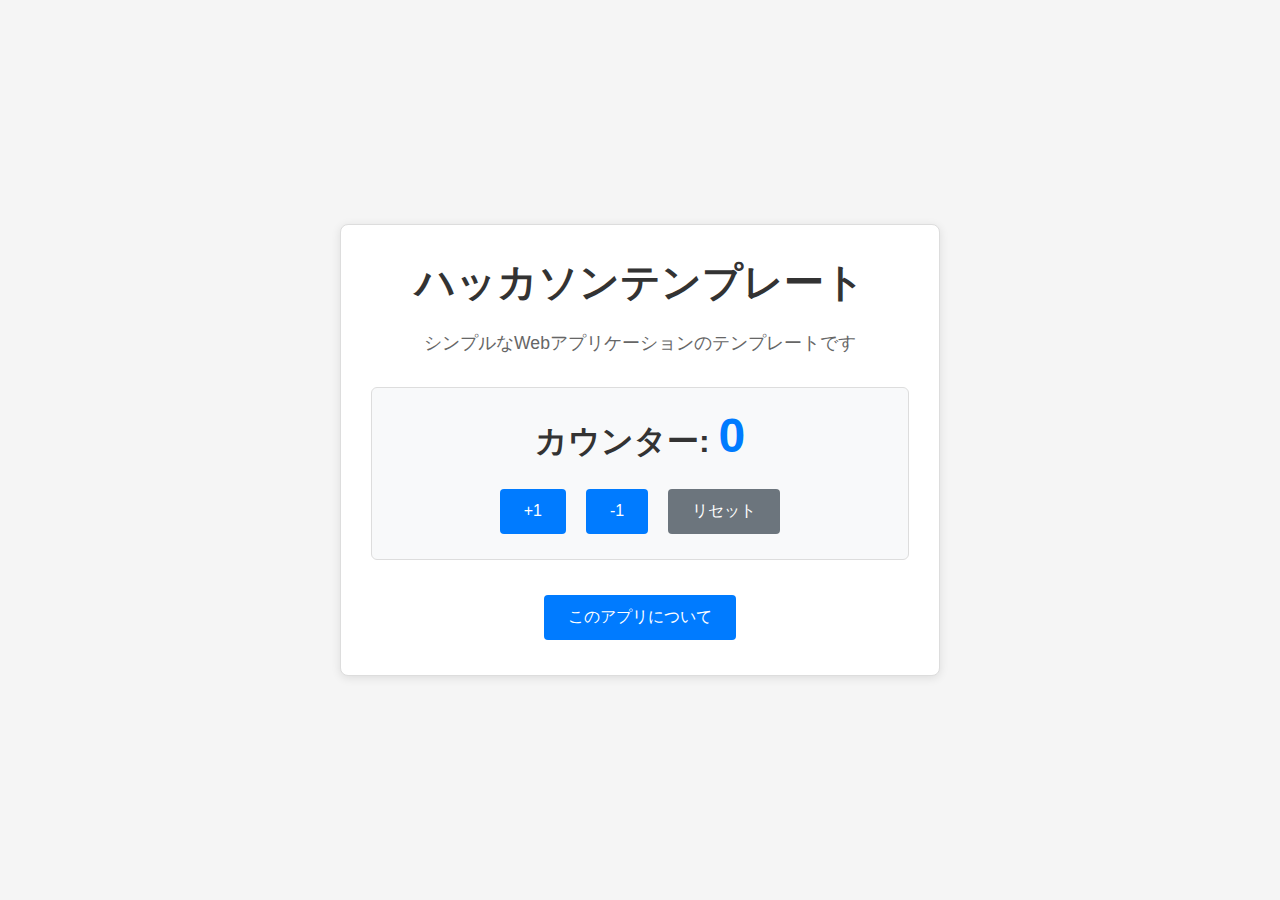
<file: index.html>
<!DOCTYPE html>
<html lang="ja">
  <head>
    <meta charset="UTF-8" />
    <meta name="viewport" content="width=device-width, initial-scale=1.0" />
    <title>ハッカソンテンプレート</title>
    <link rel="stylesheet" href="css/style.css" />
  </head>
  <body>
    <div class="container">
      <h1>ハッカソンテンプレート</h1>
      <p>シンプルなWebアプリケーションのテンプレートです</p>
      
      <!-- カウンター表示 -->
      <div class="counter-section">
        <h2>カウンター: <span id="counter">0</span></h2>
        <div class="buttons">
          <button id="incrementBtn" class="btn">+1</button>
          <button id="decrementBtn" class="btn">-1</button>
          <button id="resetBtn" class="btn secondary">リセット</button>
        </div>
      </div>
      
      <!-- 画面遷移 -->
      <div class="navigation">
        <a href="about.html" class="btn">このアプリについて</a>
      </div>
    </div>

    <script src="js/script.js"></script>
  </body>
</html>
</file>
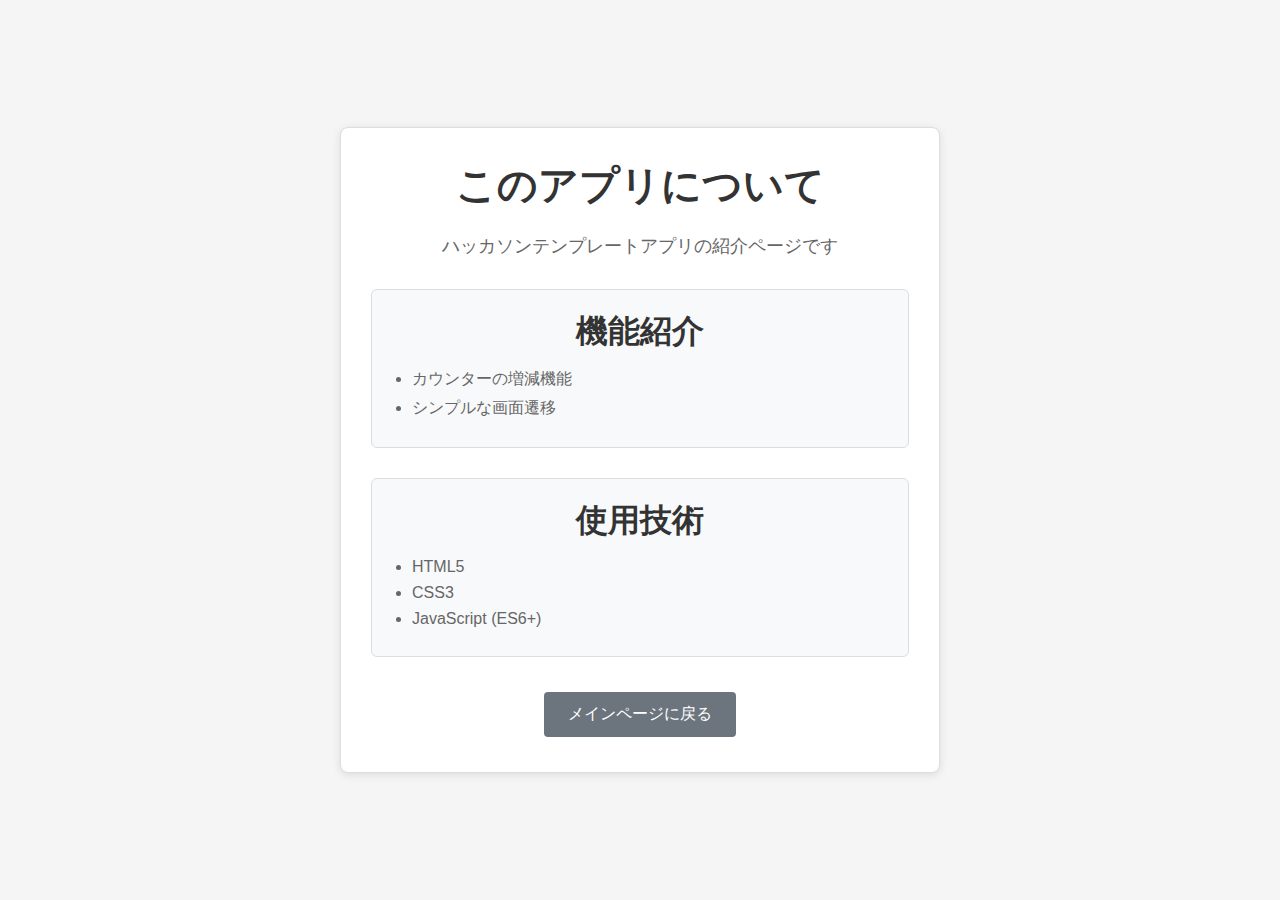
<file: about.html>
<!DOCTYPE html>
<html lang="ja">
  <head>
    <meta charset="UTF-8" />
    <meta name="viewport" content="width=device-width, initial-scale=1.0" />
    <title>このアプリについて - ハッカソンテンプレート</title>
    <link rel="stylesheet" href="css/style.css" />
  </head>
  <body>
    <div class="container">
      <h1>このアプリについて</h1>
      <p>ハッカソンテンプレートアプリの紹介ページです</p>
      
      <!-- アプリ説明 -->
      <div class="info-section">
        <h2>機能紹介</h2>
        <ul>
          <li>カウンターの増減機能</li>
          <li>シンプルな画面遷移</li>
        </ul>
      </div>
      
      <div class="info-section">
        <h2>使用技術</h2>
        <ul>
          <li>HTML5</li>
          <li>CSS3</li>
          <li>JavaScript (ES6+)</li>
        </ul>
      </div>
      
      <!-- 戻るボタン -->
      <div class="navigation">
        <a href="index.html" class="btn secondary">メインページに戻る</a>
      </div>
    </div>
  </body>
</html>
</file>
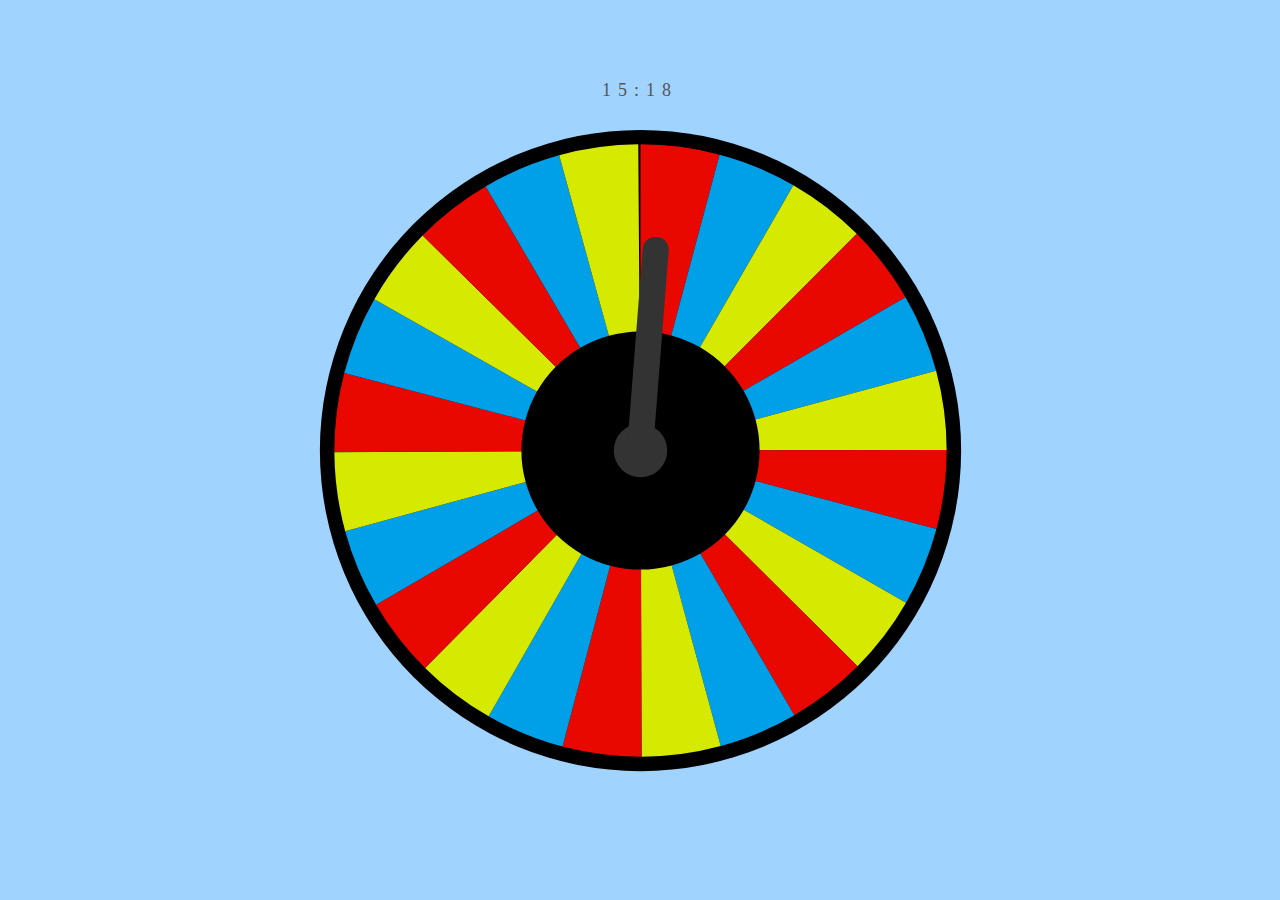
<file: index2.html>
<!DOCTYPE html>
<html lang="ja">
<head>
    <meta charset="UTF-8" />
    <meta name="viewport" content="width=device-width, initial-scale=1.0" />
    <title>DOHACK_1</title>
    <link rel="stylesheet" href="css/circle.css" />
    <link rel="stylesheet" href="css/clock.css" />
    <link rel="stylesheet" href="css/style2.css" />
</head>
<body>
    <div id="ClockDisplay" class="clock" onload="showTime()"></div>

    <div style="text-align: center;">     
        <svg class="circle" viewBox = "0 0 64 64">
            <circle id = "box1" cx = "50%" cy = "50%" r = "24"/>
            <circle id = "center" cx = "50%" cy = "50%" r = "2"/>
            <circle id = "ne" cx = "50%" cy = "50%" r = "15.9154"/>
            <circle id = "ushi" cx = "50%" cy = "50%" r = "15.9154"/>
            <circle id = "tora" cx = "50%" cy = "50%" r = "15.9154"/>
            <circle id = "u" cx = "50%" cy = "50%" r = "15.9154"/>
            <circle id = "tatu" cx = "50%" cy = "50%" r = "15.9154"/>
            <circle id = "mi" cx = "50%" cy = "50%" r = "15.9154"/>
            <circle id = "uma" cx = "50%" cy = "50%" r = "15.9154"/>
            <circle id = "hituji" cx = "50%" cy = "50%" r = "15.9154"/>
            <circle id = "saru" cx = "50%" cy = "50%" r = "15.9154"/>
            <circle id = "tori" cx = "50%" cy = "50%" r = "15.9154"/>
            <circle id = "inu" cx = "50%" cy = "50%" r = "15.9154"/>
            <circle id = "i" cx = "50%" cy = "50%" r = "15.9154"/>
            <circle id = "ane" cx = "50%" cy = "50%" r = "15.9154"/>
            <circle id = "aushi" cx = "50%" cy = "50%" r = "15.9154"/>
            <circle id = "atora" cx = "50%" cy = "50%" r = "15.9154"/>
            <circle id = "au" cx = "50%" cy = "50%" r = "15.9154"/>
            <circle id = "atatu" cx = "50%" cy = "50%" r = "15.9154"/>
            <circle id = "ami" cx = "50%" cy = "50%" r = "15.9154"/>
            <circle id = "auma" cx = "50%" cy = "50%" r = "15.9154"/>
            <circle id = "ahituji" cx = "50%" cy = "50%" r = "15.9154"/>
            <circle id = "asaru" cx = "50%" cy = "50%" r = "15.9154"/>
            <circle id = "atori" cx = "50%" cy = "50%" r = "15.9154"/>
            <circle id = "ainu" cx = "50%" cy = "50%" r = "15.9154"/>
            <circle id = "ai" cx = "50%" cy = "50%" r = "15.9154"/>
        </svg>
    </div>
    <div id="container">
        <div id="clock">
            <div id="hour"></div>
            <div id="minute"></div>
        </div>
    </div>

    <script src="js/analog_clock.js"></script>
    <script src="js/digital_clock.js"></script>
</body>
</html>
</file>
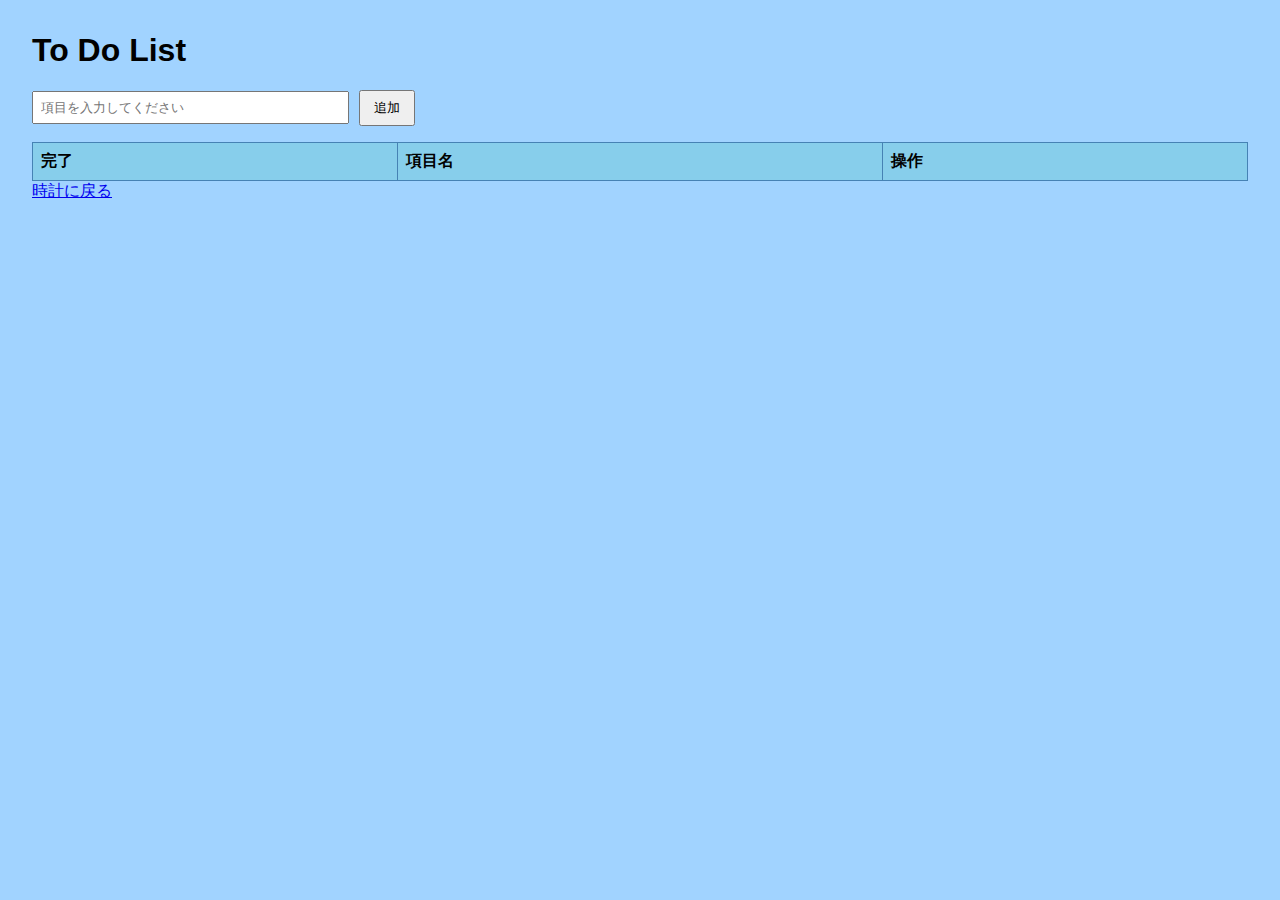
<file: memo.html>
<!DOCTYPE html>
<html lang="ja">
<head>
  <meta charset="UTF-8" />
  <title>To Do List</title>
  
</head>
<body>
  <h1>To Do List</h1>

  <input type="text" id="itemInput" placeholder="項目を入力してください" />
  <button onclick="addItem()">追加</button>

  <table>
    <thead>
      <tr>
        <th>完了</th>
        <th>項目名</th>
        <th>操作</th>
      </tr>
    </thead>
    <tbody id="checklistTableBody"></tbody>
  </table>

  <script>
    const storageKey = "checklistTableItems";

    function loadChecklist() {
      const saved = localStorage.getItem(storageKey);
      if (saved) {
        const items = JSON.parse(saved);
        items.forEach((item) => createTableRow(item.text, item.checked));
      }
    }

    function saveChecklist() {
      const items = [];
      document.querySelectorAll("#checklistTableBody tr").forEach((row) => {
        const checkbox = row.querySelector("input[type='checkbox']");
        const text = row.querySelector("td:nth-child(2)").textContent.trim();
        items.push({ text, checked: checkbox.checked });
      });
      localStorage.setItem(storageKey, JSON.stringify(items));
    }

    function createTableRow(text, checked = false) {
      const tbody = document.getElementById("checklistTableBody");
      const row = document.createElement("tr");

      // チェックボックスセル
      const checkboxCell = document.createElement("td");
      const checkbox = document.createElement("input");
      checkbox.type = "checkbox";
      checkbox.checked = checked;
      checkbox.addEventListener("change", saveChecklist);
      checkboxCell.appendChild(checkbox);

      // 項目名セル
      const textCell = document.createElement("td");
      textCell.textContent = text;

      // 削除ボタンセル
      const deleteCell = document.createElement("td");
      const deleteBtn = document.createElement("button");
      deleteBtn.textContent = "削除";
      deleteBtn.className = "delete-btn";
      deleteBtn.addEventListener("click", () => {
        row.remove();
        saveChecklist();
      });
      deleteCell.appendChild(deleteBtn);

      // 行にセルを追加
      row.appendChild(checkboxCell);
      row.appendChild(textCell);
      row.appendChild(deleteCell);

      tbody.appendChild(row);
    }

    function addItem() {
      const input = document.getElementById("itemInput");
      const value = input.value.trim();
      if (value === "") return;

      createTableRow(value, false);
      saveChecklist();

      input.value = "";
      input.focus();
    }

    // ページ読み込み時に保存データをロード
    window.addEventListener("load", loadChecklist);
  </script>
  <a href="index2.html"class="button2">時計に戻る</a>
  <link rel="stylesheet" href="css/memo.css" />
  <link rel="stylesheet" href="css/style2.css" />
</body>
</html>
</file>
<file: css/style.css>
/* 基本設定 test */
* {
    margin: 0;
    padding: 0;
    box-sizing: border-box;
}

body {
    font-family: Arial, sans-serif;
    background-color: #f5f5f5;
    min-height: 100vh;
    display: flex;
    align-items: center;
    justify-content: center;
}

.container {
    background: white;
    border-radius: 8px;
    padding: 30px;
    box-shadow: 0 2px 10px rgba(0, 0, 0, 0.1);
    text-align: center;
    max-width: 600px;
    width: 90%;
    border: 1px solid #ddd;
}

/* 基本タイポグラフィ */
h1 {
    color: #333;
    font-size: 2.5em;
    margin-bottom: 20px;
    font-weight: bold;
}

h2 {
    color: #333;
    font-size: 2em;
    margin-bottom: 20px;
}

h3 {
    color: #444;
    font-size: 1.5em;
    margin-bottom: 15px;
}

p {
    color: #666;
    font-size: 1.1em;
    margin-bottom: 30px;
    line-height: 1.5;
}

/* ボタン */
.btn {
    background-color: #007bff;
    color: white;
    border: none;
    padding: 12px 24px;
    font-size: 1em;
    border-radius: 4px;
    cursor: pointer;
    transition: background-color 0.2s ease;
    margin: 5px;
}

.btn:hover {
    background-color: #0056b3;
}

.btn:active {
    background-color: #004085;
}

.btn.secondary {
    background-color: #6c757d;
}

.btn.secondary:hover {
    background-color: #545b62;
}

/* カウンターセクション */
.counter-section {
    margin: 30px 0;
    padding: 20px;
    border: 1px solid #ddd;
    border-radius: 6px;
    background: #f8f9fa;
}

.counter-section h2 {
    margin-bottom: 20px;
}

#counter {
    font-size: 1.5em;
    font-weight: bold;
    color: #007bff;
}

.buttons {
    display: flex;
    justify-content: center;
    flex-wrap: wrap;
    gap: 10px;
}

/* フォームセクション */
.form-section {
    margin: 30px 0;
    padding: 20px;
    border: 1px solid #ddd;
    border-radius: 6px;
    background: #f8f9fa;
}

.form-section input {
    width: 100%;
    max-width: 400px;
    padding: 10px 15px;
    font-size: 1em;
    border: 1px solid #ccc;
    border-radius: 4px;
    margin: 10px 0;
    outline: none;
    transition: border-color 0.2s ease;
}

.form-section input:focus {
    border-color: #007bff;
}

/* 出力結果 */
.output {
    margin-top: 20px;
    text-align: left;
}

.result {
    background: #e8f5e8;
    border: 2px solid #28a745;
    border-radius: 10px;
    padding: 15px;
    margin: 10px 0;
}

.result h3 {
    color: #155724;
    margin-bottom: 10px;
}

.result p {
    color: #155724;
    margin-bottom: 5px;
}

.meta {
    font-size: 0.9em;
    color: #6c757d !important;
    font-style: italic;
}

.error {
    color: #dc3545 !important;
    background: #f8d7da;
    border: 1px solid #f5c6cb;
    border-radius: 5px;
    padding: 10px;
}

/* ナビゲーション */
.navigation {
    margin-top: 30px;
    display: flex;
    justify-content: center;
    flex-wrap: wrap;
    gap: 10px;
}

/* リンクボタン */
a.btn {
    display: inline-block;
    text-decoration: none;
}

/* 情報セクション */
.info-section {
    margin: 30px 0;
    padding: 20px;
    border: 1px solid #ddd;
    border-radius: 6px;
    background: #f8f9fa;
    text-align: left;
}

.info-section h2 {
    margin-bottom: 15px;
    text-align: center;
}

.info-section ul {
    list-style-type: disc;
    padding-left: 20px;
}

.info-section li {
    margin-bottom: 8px;
    color: #666;
}

/* レスポンシブ対応 */
@media (max-width: 480px) {
    .container {
        padding: 20px;
        margin: 10px;
    }
    
    h1 {
        font-size: 2em;
    }
    
    h2 {
        font-size: 1.5em;
    }
    
    .btn {
        padding: 12px 24px;
        font-size: 1em;
    }
    
    .buttons {
        flex-direction: column;
        align-items: center;
    }
    
    .form-section input {
        font-size: 1em;
    }
}
</file>
<file: css/circle.css>
.circle{
    position: absolute;
    top: 0;
    bottom: 0;
    left: 0;
    right: 0;
    margin: auto;
    transform: rotate(-90deg);
    width: 95vw;
    height: 95vw;
    max-width: 95vh;
    max-height: 95vh;
}

#center{
    fill:#333333;
    stroke:none;
}

#ne {
fill:none;
stroke:#e90800;
stroke-width:14;
stroke-dasharray:4.16,100;
}

#ushi {
fill:none;
stroke:#00a0e9;
stroke-width:14;
stroke-dasharray:4.16,100;
stroke-dashoffset:100;
}

#tora {
fill:none;
stroke:#d6e900;
stroke-width:14;
stroke-dasharray:4.16,100;
stroke-dashoffset:95.84;
}
#u {
fill:none;
stroke:#e90800;
stroke-width:14;
stroke-dasharray:4.16,100;
stroke-dashoffset:91.68;
}

#tatu {
fill:none;
stroke:#00a0e9;
stroke-width:14;
stroke-dasharray:4.16,100;
stroke-dashoffset:87.52;
}

#mi {
fill:none;
stroke:#d6e900;
stroke-width:14;
stroke-dasharray:4.16,100;
stroke-dashoffset:83.36;
}
#uma {
fill:none;
stroke:#e90800;
stroke-width:14;
stroke-dasharray:4.16,100;
stroke-dashoffset:79.2;
}

#hituji {
fill:none;
stroke:#00a0e9;
stroke-width:14;
stroke-dasharray:4.16,100;
stroke-dashoffset:75.04;
}

#saru {
fill:none;
stroke:#d6e900;
stroke-width:14;
stroke-dasharray:4.16,100;
stroke-dashoffset:70.88;
}
#tori {
fill:none;
stroke:#e90800;
stroke-width:14;
stroke-dasharray:4.16,100;
stroke-dashoffset:66.72;
}

#inu {
fill:none;
stroke:#00a0e9;
stroke-width:14;
stroke-dasharray:4.16,100;
stroke-dashoffset:62.56;
}

#i {
fill:none;
stroke:#d6e900;
stroke-width:14;
stroke-dasharray:4.16,100;
stroke-dashoffset:58.4;
}
#ane {
fill:none;
stroke:#e90800;
stroke-width:14;
stroke-dasharray:4.16,100;
stroke-dashoffset:54.24;
}

#aushi {
fill:none;
stroke:#00a0e9;
stroke-width:14;
stroke-dasharray:4.16,100;
stroke-dashoffset:50.08;
}

#atora {
fill:none;
stroke:#d6e900;
stroke-width:14;
stroke-dasharray:4.16,100;
stroke-dashoffset:45.92;
}
#au {
fill:none;
stroke:#e90800;
stroke-width:14;
stroke-dasharray:4.16,100;
stroke-dashoffset:41.76;
}

#atatu {
fill:none;
stroke:#00a0e9;
stroke-width:14;
stroke-dasharray:4.16,100;
stroke-dashoffset:37.6;
}

#ami {
fill:none;
stroke:#d6e900;
stroke-width:14;
stroke-dasharray:4.16,100;
stroke-dashoffset:33.44;
}
#auma {
fill:none;
stroke:#e90800;
stroke-width:14;
stroke-dasharray:4.16,100;
stroke-dashoffset:29.28;
}

#ahituji {
fill:none;
stroke:#00a0e9;
stroke-width:14;
stroke-dasharray:4.16,100;
stroke-dashoffset:25.12;
}

#asaru {
fill:none;
stroke:#d6e900;
stroke-width:14;
stroke-dasharray:4.16,100;
stroke-dashoffset:20.96;
}
#atori {
fill:none;
stroke:#e90800;
stroke-width:14;
stroke-dasharray:4.16,100;
stroke-dashoffset:16.8;
}

#ainu {
fill:none;
stroke:#00a0e9;
stroke-width:14;
stroke-dasharray:4.16,100;
stroke-dashoffset:12.64;
}

#ai {
fill:none;
stroke:#d6e900;
stroke-width:14;
stroke-dasharray:4.16,100;
stroke-dashoffset:8.48;
}
</file>
<file: css/clock.css>
#container {
  position: absolute;
  top: 0;
  bottom: 0;
  left: 0;
  right: 0;
  margin: auto;
  width: 95vw;
  height: 95vw;
  max-width: 95vh;
  max-height: 95vh;
}

#clock {
  position: relative;
  width: 100%;
  height: 100%;
  background-size: 100%;
}

#hour {
  position: absolute;
  background: transparent;
  transform-origin: bottom;
}

#hour {
  border-radius: 10000px;
  width: 3%;
  height: 25%;
  top: 25%;
  left: 48.5%;
}



.clock {
    position: absolute;
    top: 10%;
    left:50%;
    transform: translateX(-50%)translateY(-50%);
    color: #555;
    font-size: 18px;
    letter-spacing: 7px;
}
</file>
<file: css/style2.css>
body {
  background-color: #a1d3ff; /* 背景色を薄い青に設定 */
}
</file>
<file: css/memo.css>
body {
      font-family: Arial;
      margin: 2em;
    }

    input[type="text"] {
      padding: 0.5em;
      width: 300px;
    }

    button {
      padding: 0.5em 1em;
      margin-left: 5px;
    }

    table {
      width: 100%;
      border-collapse: collapse;
      margin-top: 1em;
    }

    th,
    td {
      border: 1px solid #4682b4;
      padding: 0.5em;
      text-align: left;
    }

    th {
      background-color: #87ceeb;
    }

    .delete-btn {
      color: #fff;
      background-color: #d9534f;
      border: none;
      padding: 0.3em 0.6em;
      cursor: pointer;
      border-radius: 3px;
      font-size: 0.9em;
    }

    .delete-btn:hover {
      background-color: #c9302c;
    }
</file>
